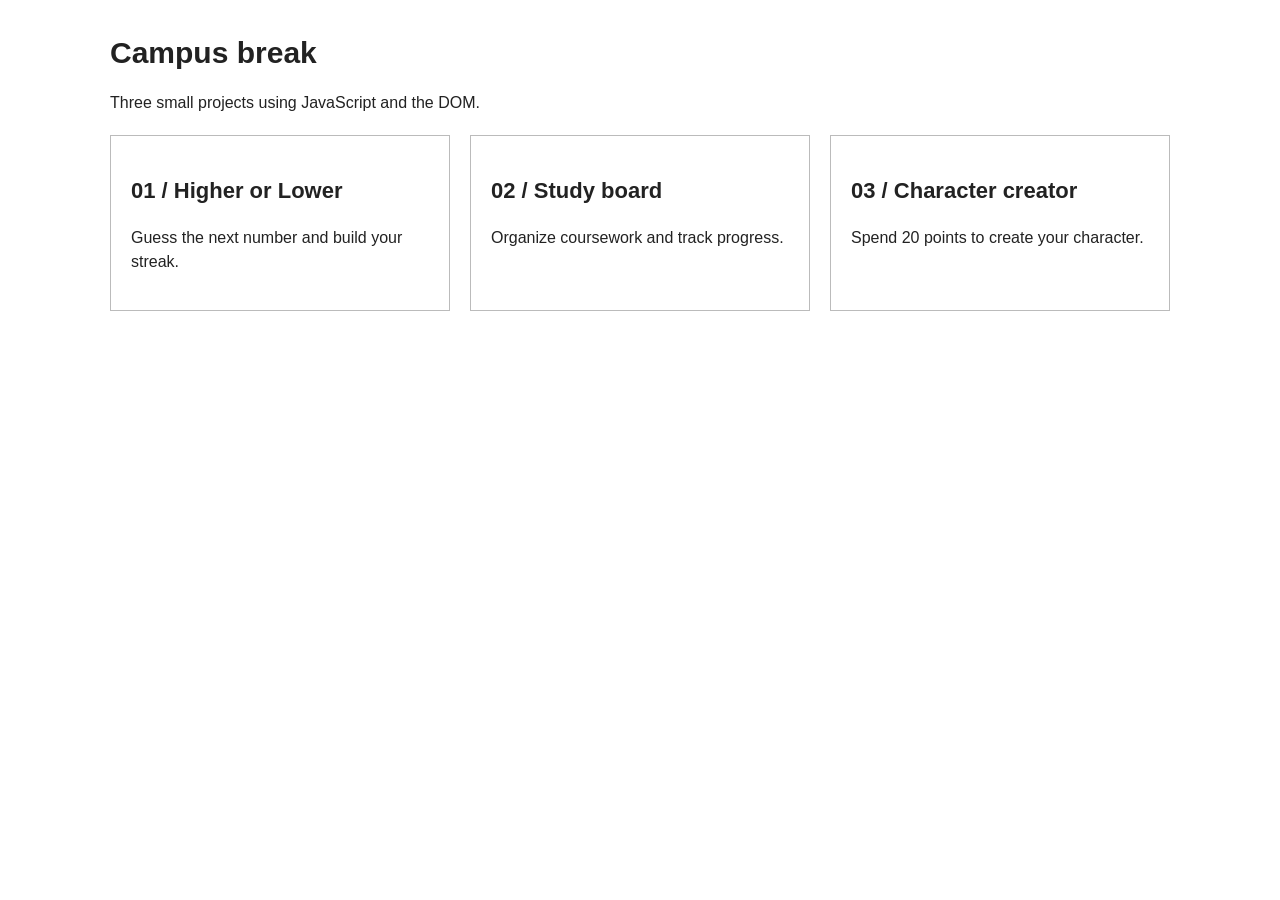
<file: index.html>
<!DOCTYPE html>
<html lang="en">
<head>
  <meta charset="UTF-8">
  <meta name="viewport" content="width=device-width, initial-scale=1">
  <title>Assignment 5</title>
  <link rel="stylesheet" href="style.css">
</head>
<body>
  <main>
    <p class="eyebrow">JAVASCRIPT BASICS</p>
    <h1>Campus break</h1>
    <p>Three small projects using JavaScript and the DOM.</p>

    <div class="columns">
      <a class="panel" href="task1.html">
        <h2>01 / Higher or Lower</h2>
        <p>Guess the next number and build your streak.</p>
      </a>

      <a class="panel" href="task2.html">
        <h2>02 / Study board</h2>
        <p>Organize coursework and track progress.</p>
      </a>

      <a class="panel" href="task3.html">
        <h2>03 / Character creator</h2>
        <p>Spend 20 points to create your character.</p>
      </a>
    </div>
  </main>
</body>
</html>
</file>
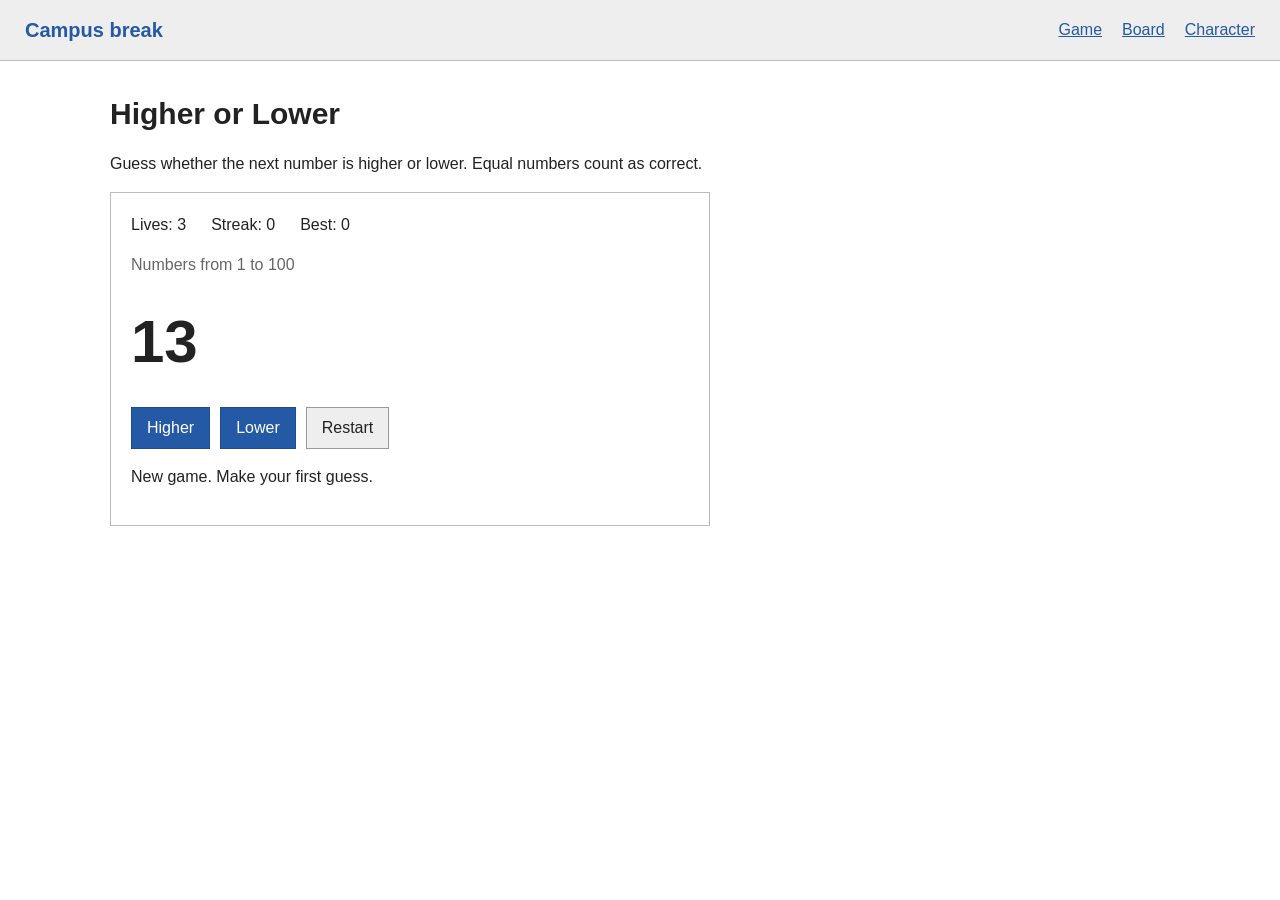
<file: task1.html>
<!DOCTYPE html>
<html lang="en">
<head>
  <meta charset="UTF-8">
  <meta name="viewport" content="width=device-width, initial-scale=1">
  <title>Higher or Lower</title>
  <link rel="stylesheet" href="style.css">
  <script src="task1.js" defer></script>
</head>
<body>
  <header>
    <a class="brand" href="index.html">Campus break</a>

    <nav aria-label="Tasks">
      <a href="task1.html">Game</a>
      <a href="task2.html">Board</a>
      <a href="task3.html">Character</a>
    </nav>
  </header>

  <main>
    <p class="eyebrow">ASSIGNMENT 5 / TASK 1</p>
    <h1>Higher or Lower</h1>

    <p>
      Guess whether the next number is higher or lower.
      Equal numbers count as correct.
    </p>

    <section class="panel game">
      <div class="stats">
        <span id="lives"></span>
        <span id="streak"></span>
        <span id="best"></span>
      </div>

      <p class="muted" id="range"></p>
      <p class="number" id="number"></p>

      <div class="actions">
        <button id="higher">Higher</button>
        <button id="lower">Lower</button>
        <button class="secondary" id="restart">Restart</button>
      </div>

      <p id="message" class="message" role="status"></p>
    </section>
  </main>
</body>
</html>
</file>
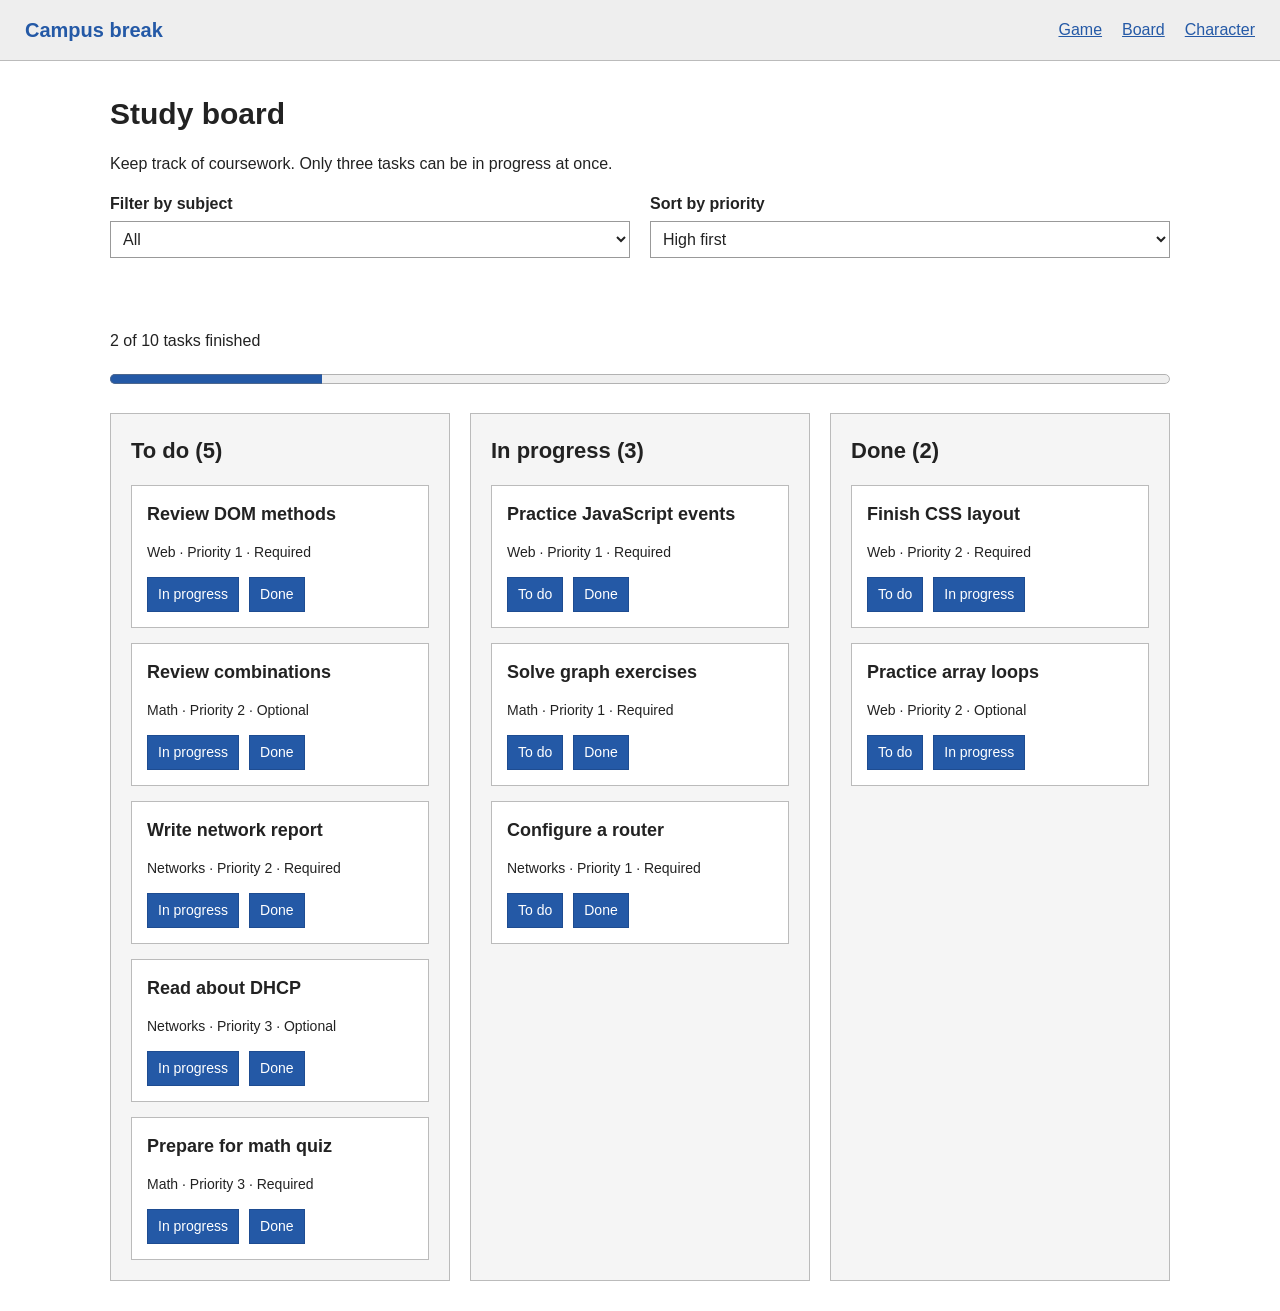
<file: task2.html>
<!DOCTYPE html>
<html lang="en">
<head>
  <meta charset="UTF-8">
  <meta name="viewport" content="width=device-width, initial-scale=1">
  <title>Study board</title>
  <link rel="stylesheet" href="style.css">
  <script src="task2.js" defer></script>
</head>
<body>
  <header>
    <a class="brand" href="index.html">Campus break</a>

    <nav aria-label="Tasks">
      <a href="task1.html">Game</a>
      <a href="task2.html">Board</a>
      <a href="task3.html">Character</a>
    </nav>
  </header>

  <main>
    <p class="eyebrow">ASSIGNMENT 5 / TASK 2</p>
    <h1>Study board</h1>

    <p>
      Keep track of coursework.
      Only three tasks can be in progress at once.
    </p>

    <div id="controls"></div>
    <p id="board-message" class="message" role="status"></p>
    <div id="progress"></div>
    <div id="board" class="columns"></div>
  </main>
</body>
</html>
</file>
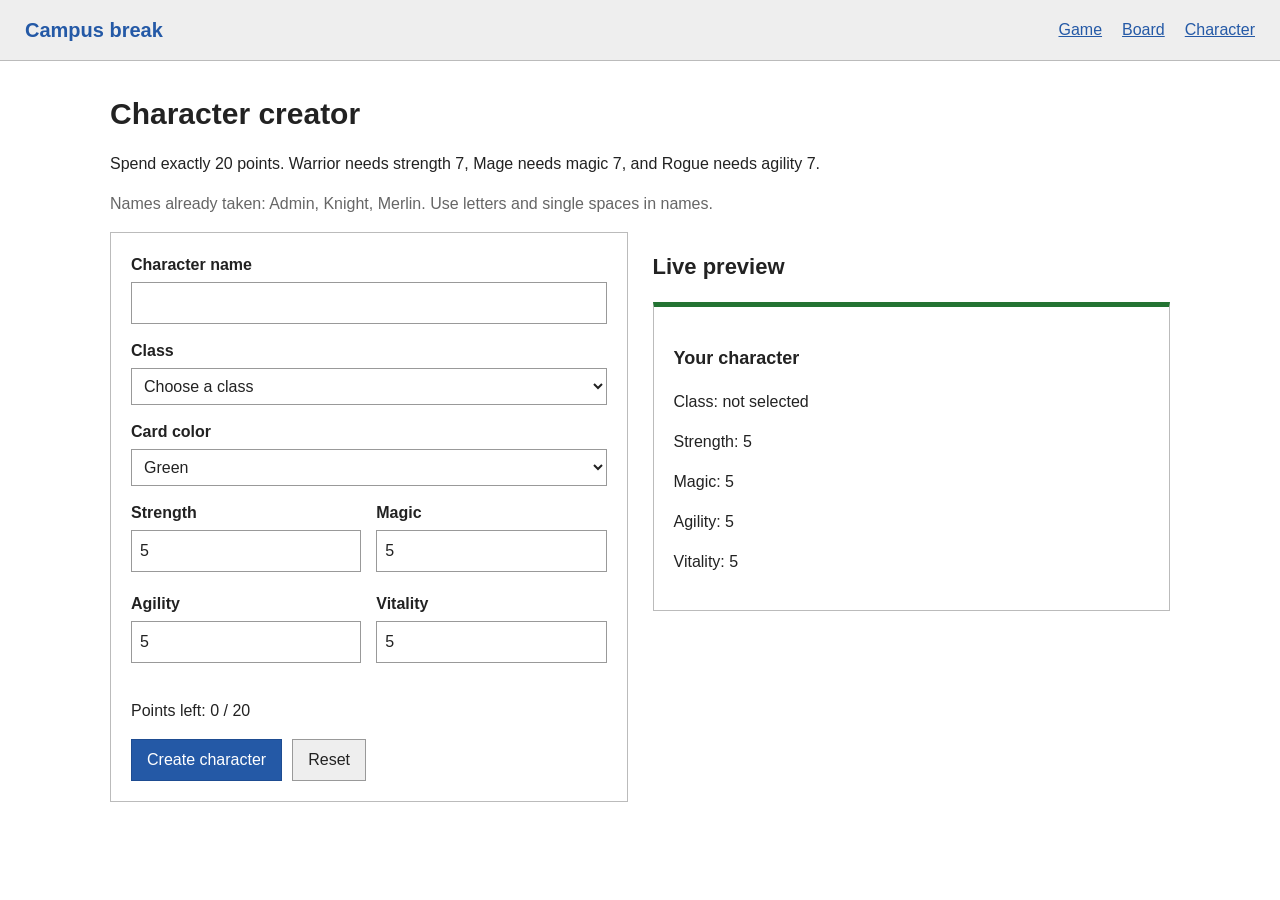
<file: task3.html>
<!DOCTYPE html>
<html lang="en">
<head>
  <meta charset="UTF-8">
  <meta name="viewport" content="width=device-width, initial-scale=1">
  <title>Character creator</title>
  <link rel="stylesheet" href="style.css">
  <script src="task3.js" defer></script>
</head>
<body>
  <header>
    <a class="brand" href="index.html">Campus break</a>

    <nav aria-label="Tasks">
      <a href="task1.html">Game</a>
      <a href="task2.html">Board</a>
      <a href="task3.html">Character</a>
    </nav>
  </header>

  <main>
    <p class="eyebrow">ASSIGNMENT 5 / TASK 3</p>
    <h1>Character creator</h1>

    <p>
      Spend exactly 20 points.
      Warrior needs strength 7, Mage needs magic 7,
      and Rogue needs agility 7.
    </p>

    <p class="muted">
      Names already taken: Admin, Knight, Merlin.
      Use letters and single spaces in names.
    </p>

    <div class="two-columns">
      <form id="character-form" class="panel">
        <div id="summary" role="alert"></div>

        <div class="field">
          <label for="name">Character name</label>
          <input
            id="name"
            name="name"
            required
            minlength="3"
            maxlength="16"
            aria-describedby="name-error"
          >
          <p class="error" id="name-error"></p>
        </div>

        <div class="field">
          <label for="class">Class</label>
          <select
            id="class"
            name="class"
            required
            aria-describedby="class-error"
          >
            <option value="">Choose a class</option>
            <option value="warrior">Warrior</option>
            <option value="mage">Mage</option>
            <option value="rogue">Rogue</option>
          </select>
          <p class="error" id="class-error"></p>
        </div>

        <div class="field">
          <label for="color">Card color</label>
          <select
            id="color"
            name="color"
            required
            aria-describedby="color-error"
          >
            <option value="green">Green</option>
            <option value="blue">Blue</option>
            <option value="purple">Purple</option>
            <option value="red">Red</option>
          </select>
          <p class="error" id="color-error"></p>
        </div>

        <div class="skills">
          <div class="field">
            <label for="strength">Strength</label>
            <input
              id="strength"
              name="strength"
              type="number"
              min="1"
              max="10"
              step="1"
              value="5"
              required
              aria-describedby="strength-error points"
            >
            <p class="error" id="strength-error"></p>
          </div>

          <div class="field">
            <label for="magic">Magic</label>
            <input
              id="magic"
              name="magic"
              type="number"
              min="1"
              max="10"
              step="1"
              value="5"
              required
              aria-describedby="magic-error points"
            >
            <p class="error" id="magic-error"></p>
          </div>

          <div class="field">
            <label for="agility">Agility</label>
            <input
              id="agility"
              name="agility"
              type="number"
              min="1"
              max="10"
              step="1"
              value="5"
              required
              aria-describedby="agility-error points"
            >
            <p class="error" id="agility-error"></p>
          </div>

          <div class="field">
            <label for="vitality">Vitality</label>
            <input
              id="vitality"
              name="vitality"
              type="number"
              min="1"
              max="10"
              step="1"
              value="5"
              required
              aria-describedby="vitality-error points"
            >
            <p class="error" id="vitality-error"></p>
          </div>
        </div>

        <p id="points" role="status"></p>

        <div class="actions">
          <button type="submit">Create character</button>
          <button type="reset" class="secondary">Reset</button>
        </div>
      </form>

      <aside>
        <h2>Live preview</h2>
        <div id="preview" aria-live="polite"></div>
        <div id="result" aria-live="polite"></div>
      </aside>
    </div>
  </main>
</body>
</html>
</file>
<file: style.css>
* {
  box-sizing: border-box;
}

body {
  margin: 0;
  font-family: Arial, sans-serif;
  font-size: 16px;
  line-height: 1.5;
  color: #222;
  background: white;
}

header {
  padding: 15px 25px;
  background: #eeeeee;
  border-bottom: 1px solid #bbb;
  display: flex;
  justify-content: space-between;
  align-items: center;
  flex-wrap: wrap;
  gap: 15px;
}

a {
  color: #2459a6;
}

a:hover {
  color: #16396d;
}

.brand {
  font-size: 20px;
  font-weight: bold;
  text-decoration: none;
}

nav {
  display: flex;
  flex-wrap: wrap;
  gap: 20px;
}

main {
  max-width: 1100px;
  margin: 30px auto;
  padding: 0 20px;
}

h1 {
  font-size: 30px;
  margin: 0 0 15px;
}

h2 {
  font-size: 22px;
}

h3 {
  font-size: 18px;
}

.eyebrow {
  display: none;
}

.panel,
.column {
  border: 1px solid #bbb;
  padding: 20px;
  background: white;
}

a.panel {
  display: block;
  color: #222;
  text-decoration: none;
}

a.panel:hover {
  background: #f2f2f2;
}

.columns {
  display: grid;
  grid-template-columns: repeat(3, minmax(0, 1fr));
  gap: 20px;
  margin-top: 20px;
}

.two-columns {
  display: grid;
  grid-template-columns: repeat(2, minmax(0, 1fr));
  gap: 25px;
  align-items: start;
}

button,
input,
select {
  font: inherit;
}

button {
  padding: 8px 15px;
  border: 1px solid #1e4c91;
  background: #2459a6;
  color: white;
  cursor: pointer;
}

button:hover {
  background: #1b427b;
}

button.secondary {
  background: #eee;
  border-color: #999;
  color: #222;
}

button.secondary:hover {
  background: #ddd;
}

button:disabled {
  background: #ddd;
  border-color: #bbb;
  color: #777;
  cursor: not-allowed;
}

:focus-visible {
  outline: 3px solid #e29b20;
  outline-offset: 3px;
}

label {
  display: block;
  margin-bottom: 5px;
  font-weight: bold;
}

input,
select {
  width: 100%;
  padding: 8px;
  border: 1px solid #999;
  background: white;
  color: #222;
}

.field {
  margin-bottom: 15px;
}

.toolbar {
  display: flex;
  flex-wrap: wrap;
  gap: 20px;
}

.toolbar .field {
  flex: 1;
  min-width: 180px;
}

.actions {
  display: flex;
  flex-wrap: wrap;
  gap: 10px;
}

.game {
  max-width: 600px;
}

.stats {
  display: flex;
  flex-wrap: wrap;
  gap: 25px;
}

.number {
  margin: 20px 0;
  font-size: 60px;
  font-weight: bold;
}

.message {
  min-height: 24px;
}

.success {
  color: #237332;
}

.error,
.loss {
  color: #b02020;
}

.error {
  margin: 5px 0;
  font-size: 14px;
}

[aria-invalid="true"] {
  border: 2px solid #b02020;
}

.column {
  background: #f5f5f5;
}

.column h2 {
  margin-top: 0;
}

.card {
  margin-top: 15px;
  padding: 15px;
  border: 1px solid #bbb;
  background: white;
  overflow-wrap: anywhere;
}

.card h3 {
  margin: 0 0 10px;
}

.card p {
  font-size: 14px;
}

.card button {
  padding: 6px 10px;
  font-size: 14px;
}

progress {
  width: 100%;
  height: 20px;
  accent-color: #2459a6;
}

.empty,
.muted {
  color: #666;
}

.skills {
  display: grid;
  grid-template-columns: repeat(2, minmax(0, 1fr));
  gap: 0 15px;
}

.character {
  border-top: 5px solid #237332;
}

.color-green {
  border-top-color: #237332;
}

.color-blue {
  border-top-color: #2459a6;
}

.color-purple {
  border-top-color: #7945a4;
}

.color-red {
  border-top-color: #b02020;
}

#result {
  margin-top: 25px;
}

#summary {
  margin-bottom: 15px;
  padding: 10px;
  border: 1px solid #b02020;
  background: #fff0f0;
  color: #b02020;
}

#summary:empty {
  display: none;
}

@media (max-width: 700px) {
  header {
    padding: 15px;
  }

  main {
    margin-top: 20px;
    padding: 0 15px;
  }

  .columns,
  .two-columns {
    grid-template-columns: 1fr;
  }

  .panel,
  .column {
    padding: 15px;
  }

  h1 {
    font-size: 26px;
  }
}
</file>
